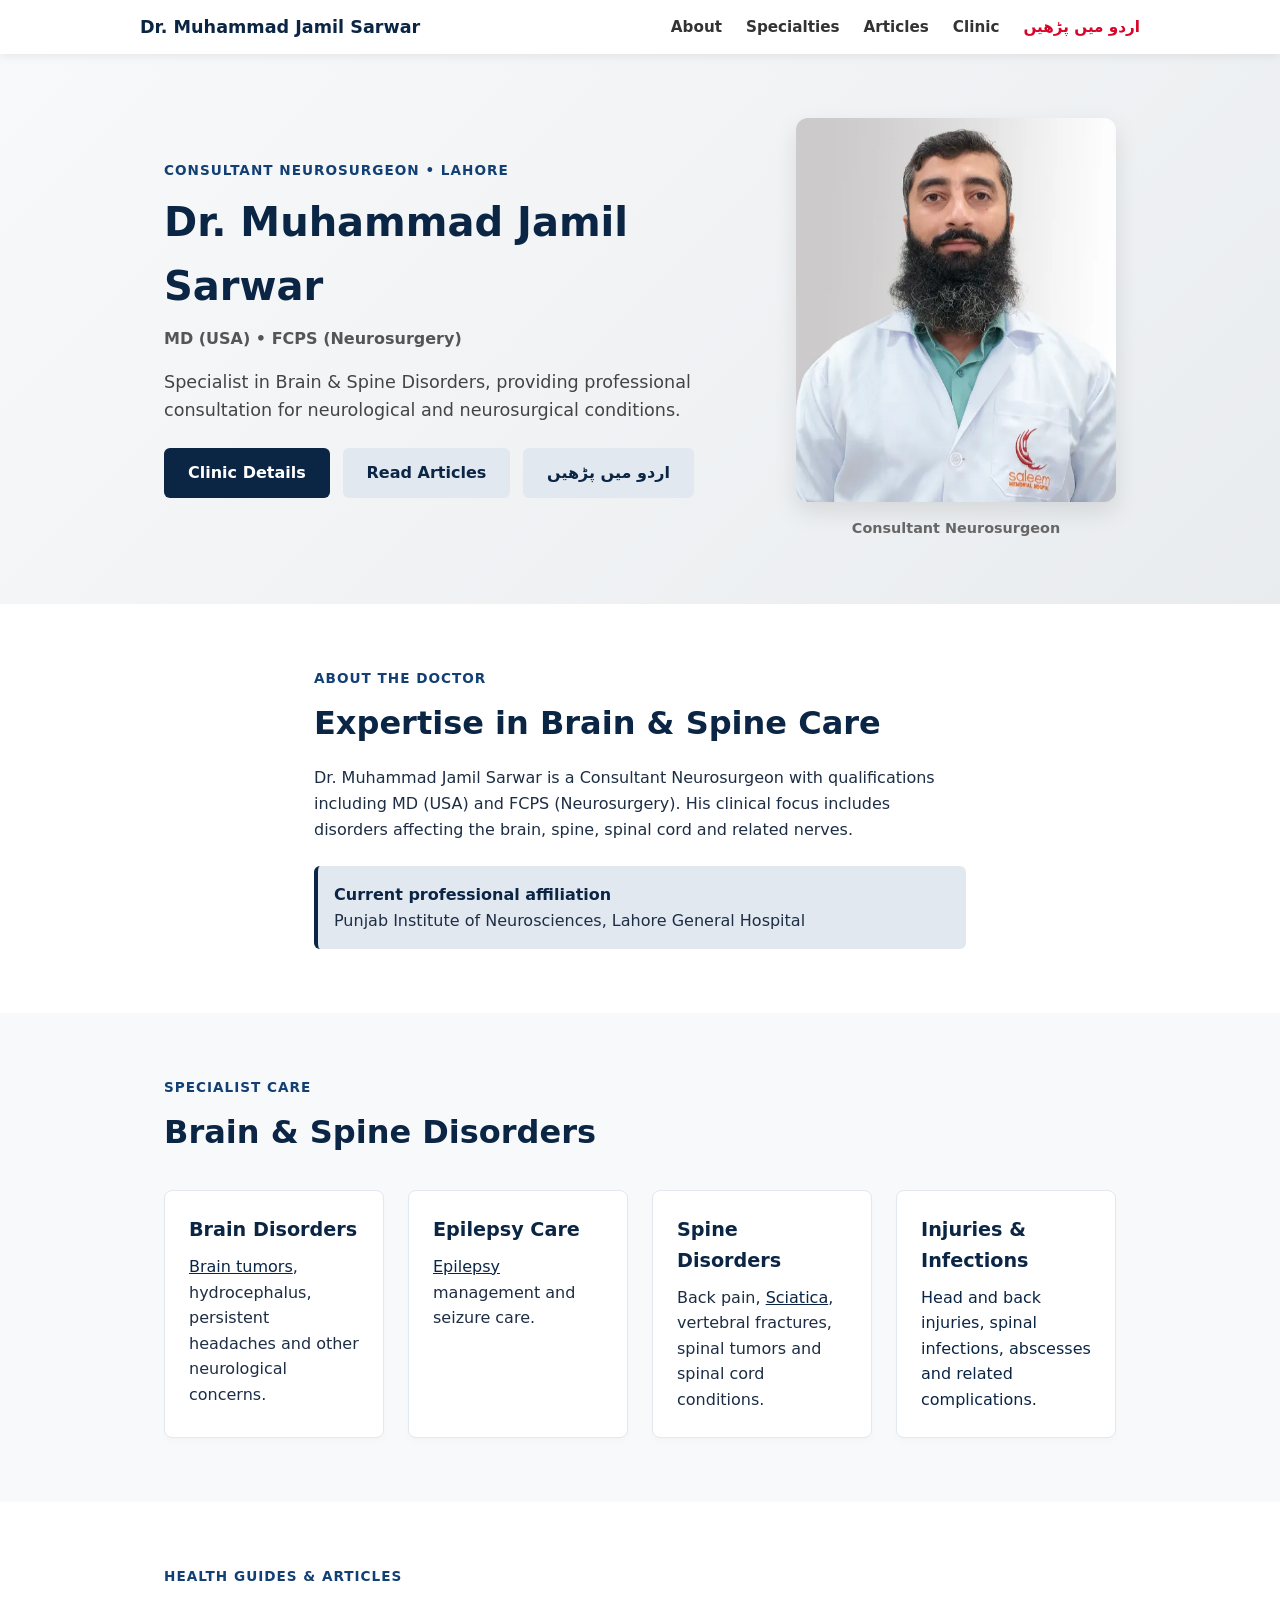
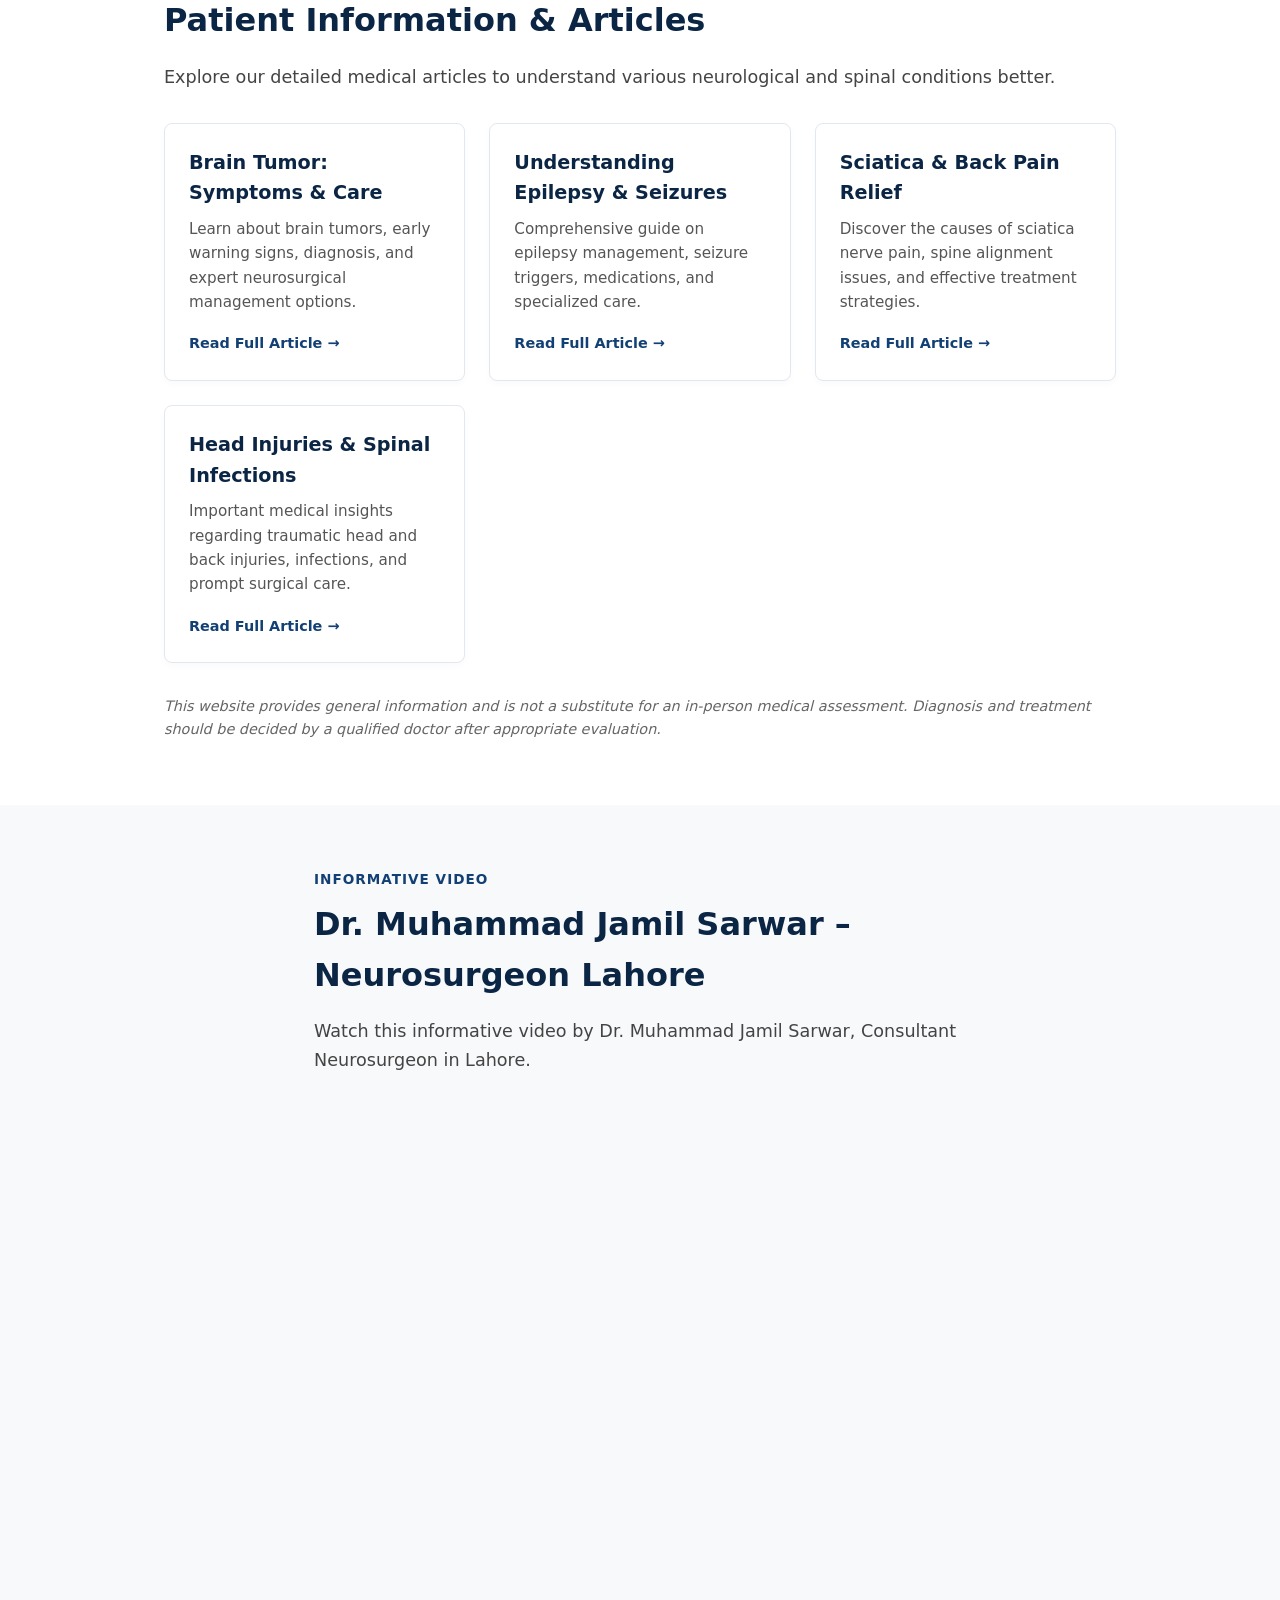
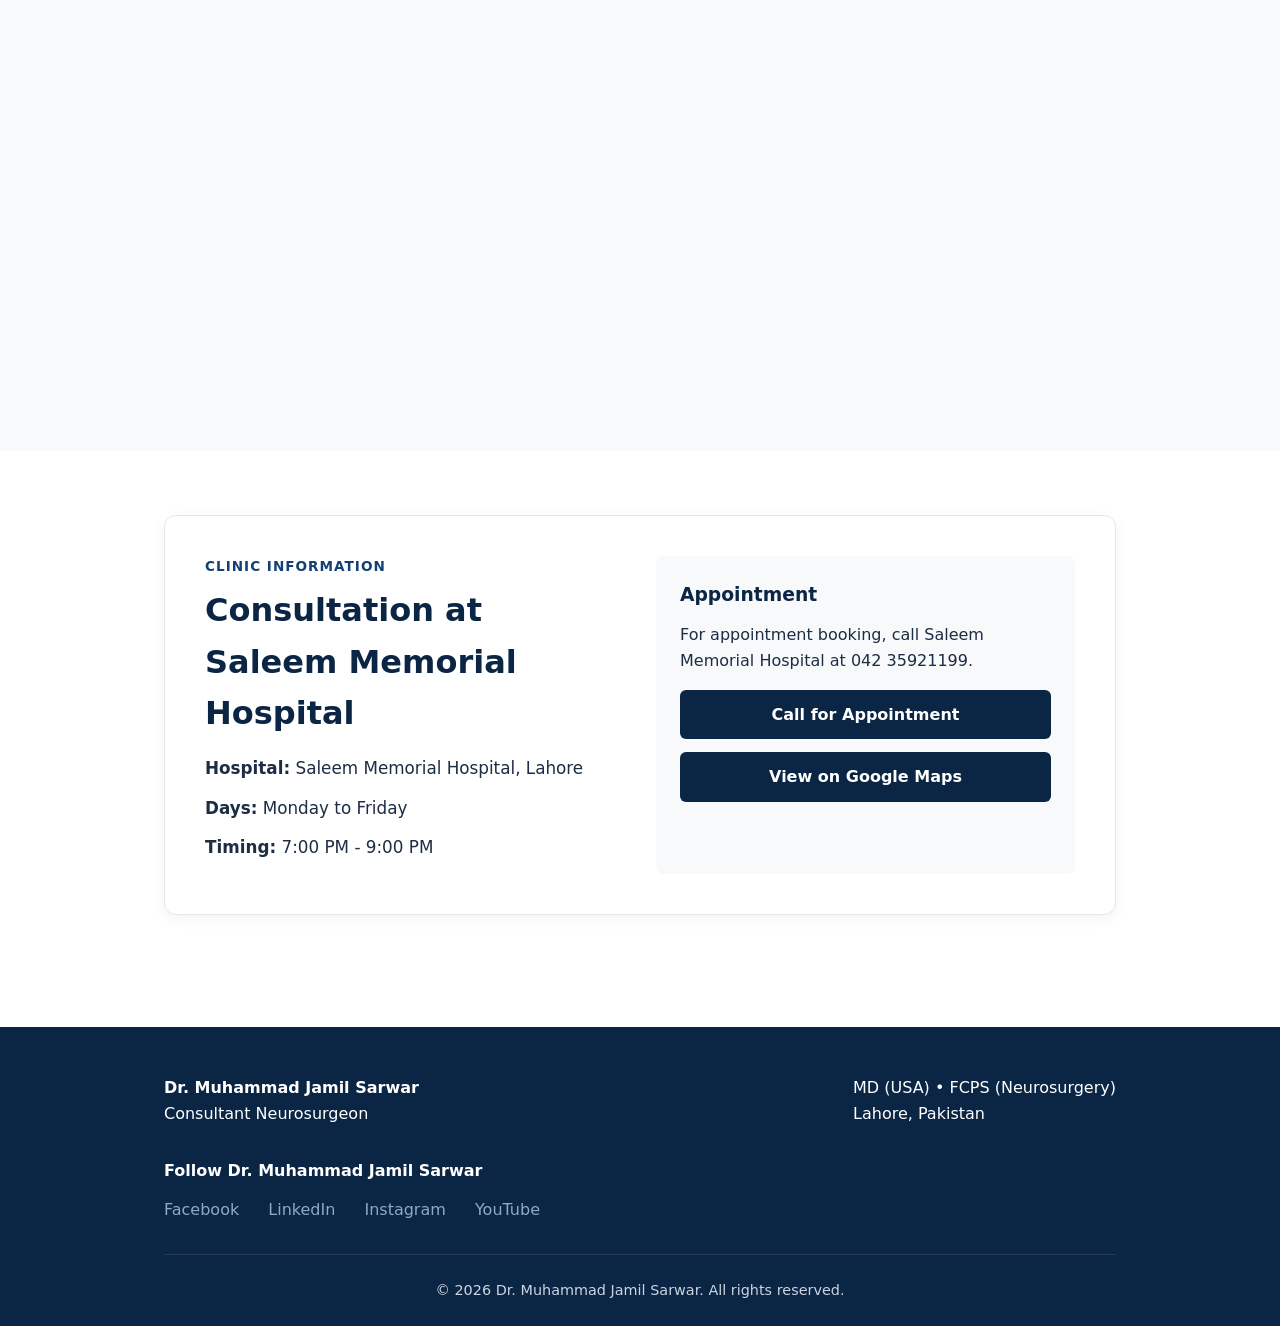
<file: index.html>
<!doctype html>
<html lang="en">
<head>
  <meta charset="utf-8">
  <meta name="viewport" content="width=device-width,initial-scale=1">
  <title>Dr. Muhammad Jamil Sarwar - Best Neurosurgeon in Lahore | Saleem Memorial Hospital</title>
  <meta name="author" content="Dr. Muhammad Jamil Sarwar">
  <meta name="description" content="Consult Dr. Muhammad Jamil Sarwar, expert Neurosurgeon in Lahore at Saleem Memorial Hospital for brain, spine, and neurological disorders. Book an appointment.">
  <meta name="robots" content="index, follow">
  <meta name="keywords" content="Dr Muhammad Jamil Sarwar, Dr Jamil Sarwar, neurosurgeon Lahore, consultant neurosurgeon Lahore, neurosurgery Lahore, brain and spine surgeon Lahore, spine specialist Lahore, brain surgeon Lahore, Saleem Memorial Hospital Lahore">
  <meta property="og:title" content="Dr. Muhammad Jamil Sarwar | Neurosurgeon Lahore">
  <meta property="og:description" content="Consultant Neurosurgeon specializing in Brain & Spine Disorders. Saleem Memorial Hospital, Lahore.">
  <meta property="og:type" content="website">
  <meta property="og:image" content="https://shahbazattari92102-blip.github.io/Neurosugun-Dr-jamil-sarwar/doctor.jpg">
  
  <style>
    :root {
      --primary: #0b2545;
      --secondary: #134074;
      --accent: #8da9c4;
      --light: #eeeee4;
      --bg: #ffffff;
      --text: #1d2d44;
    }
    * {
      box-sizing: border-box;
      margin: 0;
      padding: 0;
      font-family: system-ui, -apple-system, sans-serif;
    }
    body {
      background-color: var(--bg);
      color: var(--text);
      line-height: 1.6;
    }
    .container {
      max-width: 1000px;
      margin: 0 auto;
      padding: 0 1.5rem;
    }
    
    /* Professional Header & Hamburger Menu */
    .topbar {
      background: #ffffff;
      box-shadow: 0 2px 10px rgba(0,0,0,0.08);
      position: sticky;
      top: 0;
      z-index: 1000;
      padding: 0.8rem 1rem;
    }
    .nav {
      display: flex;
      justify-content: space-between;
      align-items: center;
      max-width: 1000px;
      margin: 0 auto;
    }
    .brand {
      font-weight: bold;
      color: var(--primary);
      font-size: 1.1rem;
      text-decoration: none;
    }
    .nav-links {
      display: flex;
      gap: 1.5rem;
      align-items: center;
    }
    .nav-links a {
      text-decoration: none;
      color: #333;
      font-weight: 600;
      font-size: 0.95rem;
      transition: color 0.3s;
    }
    .nav-links a:hover {
      color: var(--secondary);
    }
    .menu-toggle {
      display: none;
      background: none;
      border: none;
      cursor: pointer;
      font-size: 1.8rem;
      color: var(--primary);
      padding: 0.2rem;
    }
    .close-btn {
      display: none;
    }

    @media (max-width: 768px) {
      .menu-toggle {
        display: block;
      }
      .nav-links {
        position: fixed;
        top: 0;
        right: -100%;
        width: 80%;
        max-width: 300px;
        height: 100vh;
        background: #ffffff;
        flex-direction: column;
        align-items: flex-start;
        padding: 5rem 2rem 2rem 2rem;
        box-shadow: -5px 0 15px rgba(0,0,0,0.15);
        transition: right 0.3s ease-in-out;
        z-index: 1100;
      }
      .nav-links.active {
        right: 0;
      }
      .nav-links a {
        font-size: 1.2rem;
        width: 100%;
        padding: 0.8rem 0;
        border-bottom: 1px solid #eee;
      }
      .close-btn {
        display: block;
        position: absolute;
        top: 1.2rem;
        right: 1.5rem;
        background: none;
        border: none;
        font-size: 2rem;
        cursor: pointer;
        color: #333;
      }
    }

    /* Hero Section */
    .hero {
      padding: 4rem 0;
      background: linear-gradient(135deg, #f8f9fa, #e9ecef);
    }
    .hero-grid {
      display: grid;
      grid-template-columns: 1fr 320px;
      gap: 2rem;
      align-items: center;
    }
    @media (max-width: 768px) {
      .hero-grid {
        grid-template-columns: 1fr;
        text-align: center;
      }
    }
    .eyebrow {
      font-size: 0.85rem;
      font-weight: 700;
      letter-spacing: 1px;
      color: var(--secondary);
      margin-bottom: 0.5rem;
    }
    h1 {
      font-size: 2.5rem;
      color: var(--primary);
      margin-bottom: 0.5rem;
    }
    .credentials {
      font-weight: 600;
      color: #555;
      margin-bottom: 1rem;
    }
    .lead {
      font-size: 1.1rem;
      color: #444;
      margin-bottom: 1.5rem;
    }
    .buttons {
      display: flex;
      gap: 0.8rem;
      flex-wrap: wrap;
    }
    @media (max-width: 768px) {
      .buttons {
        justify-content: center;
      }
    }
    .btn {
      display: inline-block;
      padding: 0.75rem 1.5rem;
      border-radius: 6px;
      text-decoration: none;
      font-weight: 600;
      transition: background 0.2s;
    }
    .btn.primary {
      background: var(--primary);
      color: white;
    }
    .btn.primary:hover {
      background: var(--secondary);
    }
    .btn.secondary {
      background: #e2e8f0;
      color: var(--primary);
    }
    .btn.secondary:hover {
      background: #cbd5e1;
    }
    .doctor-card img {
      width: 100%;
      border-radius: 12px;
      box-shadow: 0 10px 25px rgba(0,0,0,0.1);
    }
    .card-caption {
      text-align: center;
      margin-top: 0.5rem;
      font-weight: 600;
      color: #666;
      font-size: 0.9rem;
    }

    /* Sections */
    .section {
      padding: 4rem 0;
    }
    .section.alt {
      background-color: #f8f9fa;
    }
    .narrow {
      max-width: 700px;
    }
    h2 {
      font-size: 2rem;
      color: var(--primary);
      margin-bottom: 1rem;
    }
    .info-box {
      margin-top: 1.5rem;
      padding: 1rem;
      background: #e2e8f0;
      border-radius: 6px;
      border-left: 4px solid var(--primary);
    }
    .info-box strong {
      display: block;
      color: var(--primary);
    }

    /* Cards Grid */
    .cards {
      display: grid;
      grid-template-columns: repeat(auto-fit, minmax(220px, 1fr));
      gap: 1.5rem;
      margin-top: 2rem;
    }
    .cards article {
      background: white;
      padding: 1.5rem;
      border-radius: 8px;
      border: 1px solid #e2e8f0;
      box-shadow: 0 4px 6px rgba(0,0,0,0.02);
    }
    .cards article h3 {
      margin-bottom: 0.5rem;
      color: var(--primary);
      font-size: 1.2rem;
    }

    /* Articles List Grid */
    .article-list-grid {
      display: grid;
      grid-template-columns: repeat(auto-fit, minmax(280px, 1fr));
      gap: 1.5rem;
      margin-top: 2rem;
    }
    .article-card {
      background: #ffffff;
      border: 1px solid #e2e8f0;
      border-radius: 8px;
      padding: 1.5rem;
      box-shadow: 0 4px 6px rgba(0,0,0,0.02);
      transition: transform 0.2s, box-shadow 0.2s;
    }
    .article-card:hover {
      transform: translateY(-3px);
      box-shadow: 0 6px 15px rgba(0,0,0,0.08);
    }
    .article-card h3 {
      margin-bottom: 0.5rem;
      font-size: 1.2rem;
    }
    .article-card h3 a {
      color: var(--primary);
      text-decoration: none;
    }
    .article-card h3 a:hover {
      text-decoration: underline;
    }
    .article-card p {
      color: #555;
      font-size: 0.95rem;
      margin-bottom: 1rem;
    }
    .read-more {
      display: inline-block;
      color: var(--secondary);
      font-weight: 600;
      text-decoration: none;
      font-size: 0.9rem;
    }
    .read-more:hover {
      text-decoration: underline;
    }
    .disclaimer {
      margin-top: 2rem;
      font-size: 0.9rem;
      color: #666;
      font-style: italic;
    }

    /* Clinic Section */
    .clinic-grid {
      display: grid;
      grid-template-columns: 1fr 1fr;
      gap: 2rem;
      background: white;
      padding: 2.5rem;
      border-radius: 12px;
      box-shadow: 0 4px 15px rgba(0,0,0,0.05);
      border: 1px solid #e2e8f0;
    }
    @media (max-width: 768px) {
      .clinic-grid {
        grid-template-columns: 1fr;
      }
    }
    .clinic-detail {
      margin-bottom: 0.8rem;
      font-size: 1.05rem;
    }
    .appointment {
      background: #f8f9fa;
      padding: 1.5rem;
      border-radius: 8px;
    }
    .appointment h3 {
      color: var(--primary);
      margin-bottom: 0.8rem;
    }
    .appointment p {
      margin-bottom: 1rem;
    }
    .btn.wide {
      display: block;
      text-align: center;
      margin-bottom: 0.8rem;
    }

    /* Footer */
    footer {
      background: var(--primary);
      color: white;
      padding: 3rem 0 1.5rem 0;
      margin-top: 3rem;
    }
    .footer-grid {
      display: flex;
      justify-content: space-between;
      flex-wrap: wrap;
      gap: 1.5rem;
      margin-bottom: 2rem;
    }
    .social-links {
      margin-bottom: 2rem;
    }
    .social-links p {
      margin-bottom: 0.8rem;
      font-weight: 600;
    }
    .social-links a {
      color: #8da9c4;
      margin-right: 1.5rem;
      text-decoration: none;
      font-weight: 500;
    }
    .social-links a:hover {
      color: white;
      text-decoration: underline;
    }
    .footer-bottom {
      border-top: 1px solid rgba(255,255,255,0.1);
      padding-top: 1.5rem;
      text-align: center;
      font-size: 0.9rem;
      color: #cbd5e1;
    }
  </style>
</head>
<body>
  <header class="topbar">
    <div class="nav">
      <a href="#" class="brand">Dr. Muhammad Jamil Sarwar</a>
      
      <!-- Hamburger Toggle Button -->
      <button class="menu-toggle" id="menuToggle" aria-label="Open Menu">
        &#9776;
      </button>

      <!-- Navigation Links -->
      <nav class="nav-links" id="navLinks">
        <button class="close-btn" id="closeToggle" aria-label="Close Menu">&times;</button>
        <a href="#about" class="menu-item">About</a>
        <a href="#specialties" class="menu-item">Specialties</a>
        <a href="#articles" class="menu-item">Articles</a>
        <a href="#clinic" class="menu-item">Clinic</a>
        <a href="urdu.html" class="menu-item" style="color: #d90429;">اردو میں پڑھیں</a>
      </nav>
    </div>
  </header>

  <main>
    <section class="hero">
      <div class="container hero-grid">
        <div class="hero-copy">
          <p class="eyebrow">CONSULTANT NEUROSURGEON • LAHORE</p>
          <h1>Dr. Muhammad Jamil Sarwar</h1>
          <p class="credentials">MD (USA) • FCPS (Neurosurgery)</p>
          <p class="lead">Specialist in Brain & Spine Disorders, providing professional consultation for neurological and neurosurgical conditions.</p>
          <div class="buttons">
            <a class="btn primary" href="#clinic">Clinic Details</a>
            <a class="btn secondary" href="#articles">Read Articles</a>
            <a class="btn secondary" href="urdu.html">اردو میں پڑھیں</a>
          </div>
        </div>
        <div class="doctor-card">
          <img src="doctor.jpg" alt="Dr. Muhammad Jamil Sarwar">
          <div class="card-caption">Consultant Neurosurgeon</div>
        </div>
      </div>
    </section>

    <section id="about" class="section">
      <div class="container narrow">
        <p class="eyebrow">ABOUT THE DOCTOR</p>
        <h2>Expertise in Brain & Spine Care</h2>
        <p>Dr. Muhammad Jamil Sarwar is a Consultant Neurosurgeon with qualifications including MD (USA) and FCPS (Neurosurgery). His clinical focus includes disorders affecting the brain, spine, spinal cord and related nerves.</p>
        <div class="info-box">
          <strong>Current professional affiliation</strong>
          <span>Punjab Institute of Neurosciences, Lahore General Hospital</span>
        </div>
      </div>
    </section>

    <section id="specialties" class="section alt">
      <div class="container">
        <p class="eyebrow">SPECIALIST CARE</p>
        <h2>Brain & Spine Disorders</h2>
        <div class="cards">
          <article>
            <h3>Brain Disorders</h3>
            <p><a href="brain-tumor.html" style="color: var(--primary); text-decoration: underline;">Brain tumors</a>, hydrocephalus, persistent headaches and other neurological concerns.</p>
          </article>
          <article>
            <h3>Epilepsy Care</h3>
            <p><a href="epilepsy.html" style="color: var(--primary); text-decoration: underline;">Epilepsy</a> management and seizure care.</p>
          </article>
          <article>
            <h3>Spine Disorders</h3>
            <p>Back pain, <a href="sciatica.html" style="color: var(--primary); text-decoration: underline;">Sciatica</a>, vertebral fractures, spinal tumors and spinal cord conditions.</p>
          </article>
          <article>
            <h3>Injuries & Infections</h3>
            <p><a href="injuries-infections.html" style="color: var(--primary); text-decoration: none;">Head and back injuries, spinal infections, abscesses and related complications.</a></p>
          </article>
        </div>
      </div>
    </section>

    <!-- DEDICATED ARTICLES SECTION -->
    <section id="articles" class="section">
      <div class="container">
        <p class="eyebrow">HEALTH GUIDES & ARTICLES</p>
        <h2>Patient Information & Articles</h2>
        <p class="lead">Explore our detailed medical articles to understand various neurological and spinal conditions better.</p>
        
        <div class="article-list-grid">
          <div class="article-card">
            <h3><a href="brain-tumor.html">Brain Tumor: Symptoms & Care</a></h3>
            <p>Learn about brain tumors, early warning signs, diagnosis, and expert neurosurgical management options.</p>
            <a href="brain-tumor.html" class="read-more">Read Full Article &rarr;</a>
          </div>

          <div class="article-card">
            <h3><a href="epilepsy.html">Understanding Epilepsy & Seizures</a></h3>
            <p>Comprehensive guide on epilepsy management, seizure triggers, medications, and specialized care.</p>
            <a href="epilepsy.html" class="read-more">Read Full Article &rarr;</a>
          </div>

          <div class="article-card">
            <h3><a href="sciatica.html">Sciatica & Back Pain Relief</a></h3>
            <p>Discover the causes of sciatica nerve pain, spine alignment issues, and effective treatment strategies.</p>
            <a href="sciatica.html" class="read-more">Read Full Article &rarr;</a>
          </div>

          <div class="article-card">
            <h3><a href="injuries-infections.html">Head Injuries & Spinal Infections</a></h3>
            <p>Important medical insights regarding traumatic head and back injuries, infections, and prompt surgical care.</p>
            <a href="injuries-infections.html" class="read-more">Read Full Article &rarr;</a>
          </div>
        </div>

        <p class="disclaimer">This website provides general information and is not a substitute for an in-person medical assessment. Diagnosis and treatment should be decided by a qualified doctor after appropriate evaluation.</p>
      </div>
    </section>

    <section id="video" class="section alt">
      <div class="container narrow">
        <p class="eyebrow">INFORMATIVE VIDEO</p>
        <h2>Dr. Muhammad Jamil Sarwar – Neurosurgeon Lahore</h2>
        <p class="lead">Watch this informative video by Dr. Muhammad Jamil Sarwar, Consultant Neurosurgeon in Lahore.</p>
        <div style="position:relative;width:100%;max-width:500px;margin:0 auto;aspect-ratio:9/16;overflow:hidden;border-radius:16px;">
          <iframe
            src="https://www.youtube.com/embed/mBIJ2ZPeRSk"
            title="Dr. Muhammad Jamil Sarwar | Neurosurgeon Lahore | Informative Video"
            style="position:absolute;top:0;left:0;width:100%;height:100%;border:0;"
            allow="accelerometer; autoplay; clipboard-write; encrypted-media; gyroscope; picture-in-picture; web-share"
            allowfullscreen>
          </iframe>
        </div>
      </div>
    </section>

    <section id="clinic" class="section">
      <div class="container">
        <div class="clinic-grid">
          <div>
            <p class="eyebrow">CLINIC INFORMATION</p>
            <h2>Consultation at Saleem Memorial Hospital</h2>
            <div class="clinic-detail"><strong>Hospital:</strong> <span>Saleem Memorial Hospital, Lahore</span></div>
            <div class="clinic-detail"><strong>Days:</strong> <span>Monday to Friday</span></div>
            <div class="clinic-detail"><strong>Timing:</strong> <span>7:00 PM - 9:00 PM</span></div>
          </div>
          <div class="appointment">
            <h3>Appointment</h3>
            <p>For appointment booking, call Saleem Memorial Hospital at 042 35921199.</p>
            <a class="btn primary wide" href="tel:+924235921199">Call for Appointment</a>
            <a class="btn primary wide" href="https://www.google.com/maps/search/?api=1&query=Saleem+Memorial+Hospital+Lahore" target="_blank">View on Google Maps</a>
          </div>
        </div>
      </div>
    </section>
  </main>

  <footer>
    <div class="container">
      <div class="footer-grid">
        <div>
          <strong>Dr. Muhammad Jamil Sarwar</strong><br>
          Consultant Neurosurgeon
        </div>
        <div>
          MD (USA) • FCPS (Neurosurgery)<br>
          Lahore, Pakistan
        </div>
      </div>
      <div class="social-links">
        <p>Follow Dr. Muhammad Jamil Sarwar</p>
        <a href="https://www.facebook.com/share/18Kk5foMi2/" target="_blank" rel="noopener noreferrer">Facebook</a>
        <a href="https://pk.linkedin.com/in/muhammad-jamil-sarwar-231668368" target="_blank" rel="noopener noreferrer">LinkedIn</a>
        <a href="https://www.instagram.com/neurosurgeon_jamilgujjar/" target="_blank" rel="noopener noreferrer">Instagram</a>
        <a href="https://www.youtube.com/@DrJamilSarwar" target="_blank" rel="noopener noreferrer">YouTube</a>
      </div>
      <div class="footer-bottom">
        © 2026 Dr. Muhammad Jamil Sarwar. All rights reserved.
      </div>
    </div>
  </footer>

  <!-- JavaScript to handle Hamburger Menu toggle -->
  <script>
    const menuToggle = document.getElementById('menuToggle');
    const closeToggle = document.getElementById('closeToggle');
    const navLinks = document.getElementById('navLinks');
    const menuItems = document.querySelectorAll('.menu-item');

    menuToggle.addEventListener('click', () => {
      navLinks.classList.add('active');
    });

    closeToggle.addEventListener('click', () => {
      navLinks.classList.remove('active');
    });

    menuItems.forEach(item => {
      item.addEventListener('click', () => {
        navLinks.classList.remove('active');
      });
    });
  </script>
</body>
</html>
</file>
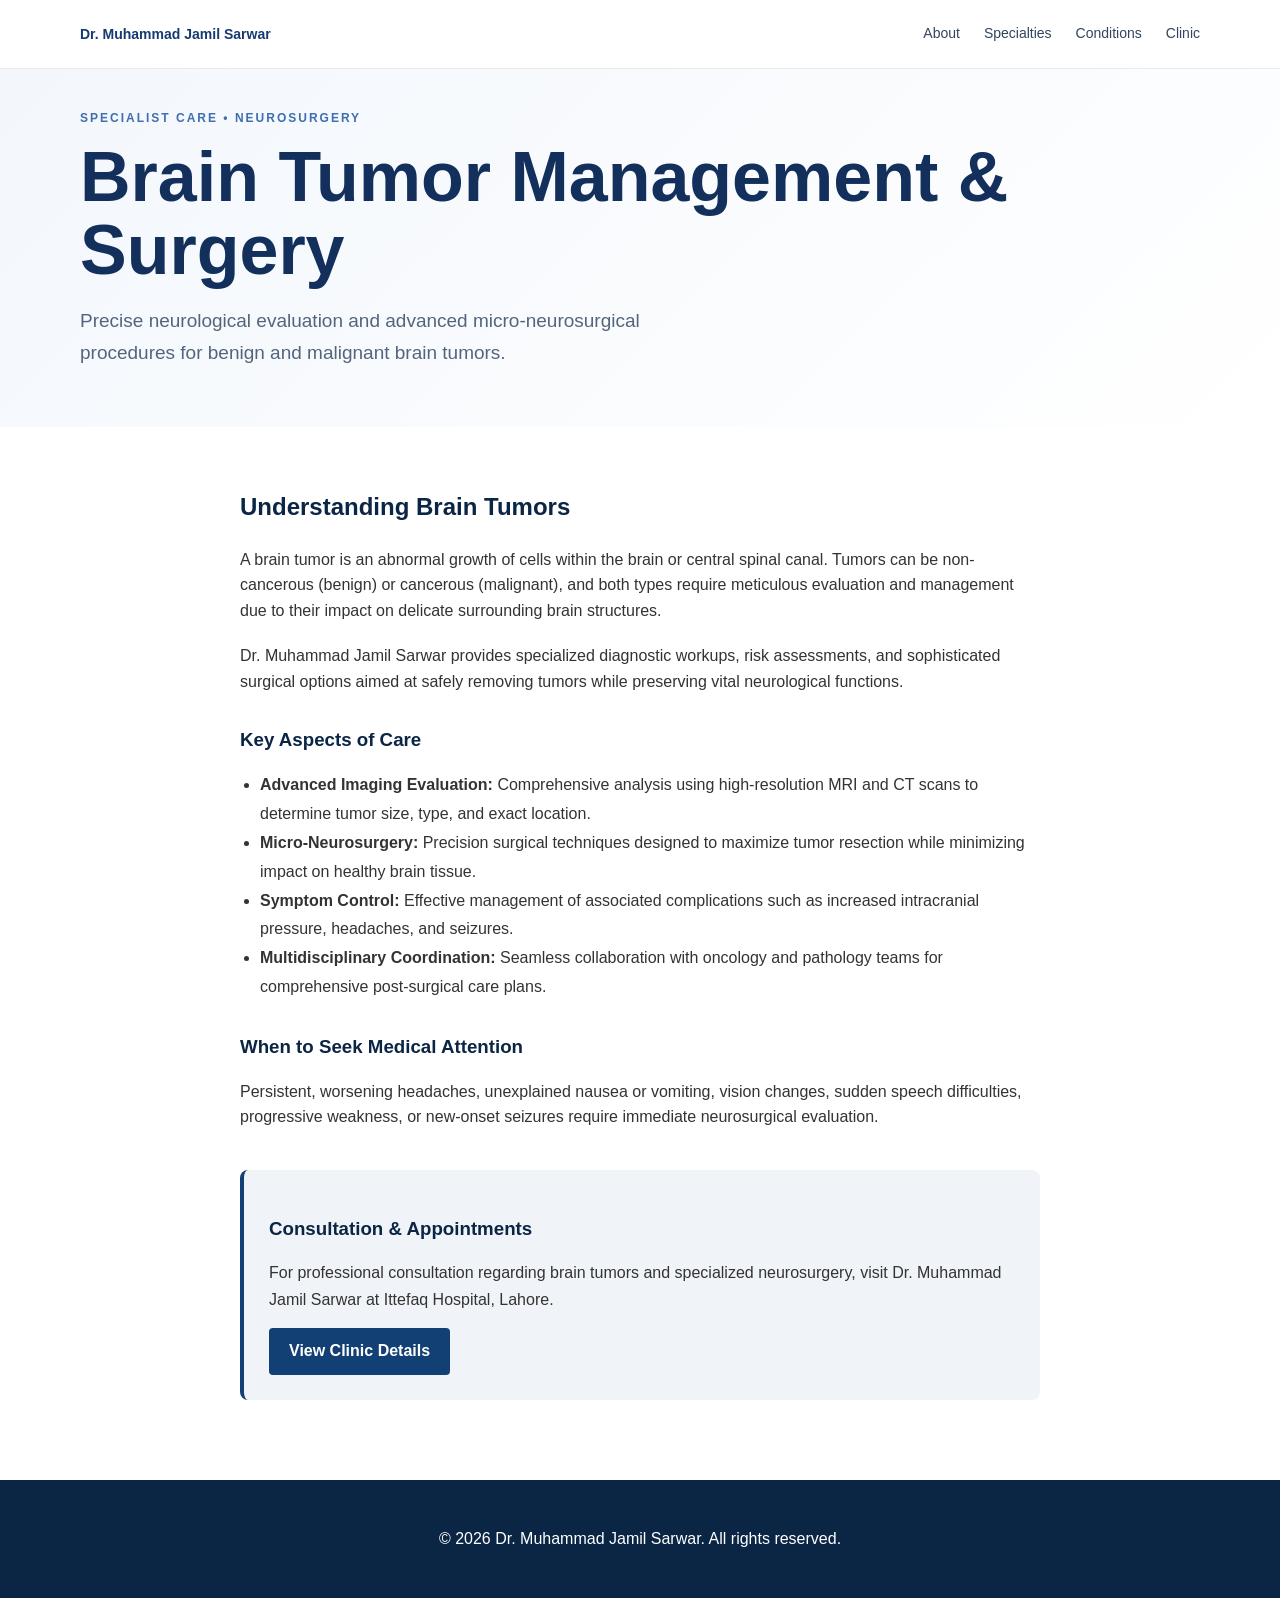
<file: brain-tumor.html>
<!DOCTYPE html>
<html lang="en">
<head>
    <meta charset="utf-8">
    <meta name="viewport" content="width=device-width, initial-scale=1">
    <title>Brain Tumor & Neurosurgical Care - Dr. Muhammad Jamil Sarwar</title>
    <meta name="description" content="Advanced diagnosis and neurosurgical treatment for brain tumors by Dr. Muhammad Jamil Sarwar at Ittefaq Hospital, Lahore.">
    <link rel="stylesheet" href="styles.css">
</head>
<body>
    <header class="topbar">
        <div class="container nav">
            <div class="brand"><a href="index.html" style="text-decoration: none; color: inherit;">Dr. Muhammad Jamil Sarwar</a></div>
            <nav>
                <a href="index.html#about">About</a>
                <a href="index.html#specialties">Specialties</a>
                <a href="index.html#conditions">Conditions</a>
                <a href="index.html#clinic">Clinic</a>
            </nav>
        </div>
    </header>

    <main>
        <section class="hero" style="padding: 40px 0;">
            <div class="container">
                <p class="eyebrow">SPECIALIST CARE • NEUROSURGERY</p>
                <h1>Brain Tumor Management & Surgery</h1>
                <p class="lead">Precise neurological evaluation and advanced micro-neurosurgical procedures for benign and malignant brain tumors.</p>
            </div>
        </section>

        <section style="padding: 40px 0;">
            <div class="container" style="max-width: 800px;">
                <h2 style="color: #0b2545; margin-bottom: 20px;">Understanding Brain Tumors</h2>
                <p style="margin-bottom: 20px; line-height: 1.6; color: #333;">A brain tumor is an abnormal growth of cells within the brain or central spinal canal. Tumors can be non-cancerous (benign) or cancerous (malignant), and both types require meticulous evaluation and management due to their impact on delicate surrounding brain structures.</p>
                <p style="margin-bottom: 30px; line-height: 1.6; color: #333;">Dr. Muhammad Jamil Sarwar provides specialized diagnostic workups, risk assessments, and sophisticated surgical options aimed at safely removing tumors while preserving vital neurological functions.</p>

                <h3 style="color: #0b2545; margin-top: 30px; margin-bottom: 15px;">Key Aspects of Care</h3>
                <ul style="line-height: 1.8; color: #333; margin-bottom: 30px; padding-left: 20px;">
                    <li><strong>Advanced Imaging Evaluation:</strong> Comprehensive analysis using high-resolution MRI and CT scans to determine tumor size, type, and exact location.</li>
                    <li><strong>Micro-Neurosurgery:</strong> Precision surgical techniques designed to maximize tumor resection while minimizing impact on healthy brain tissue.</li>
                    <li><strong>Symptom Control:</strong> Effective management of associated complications such as increased intracranial pressure, headaches, and seizures.</li>
                    <li><strong>Multidisciplinary Coordination:</strong> Seamless collaboration with oncology and pathology teams for comprehensive post-surgical care plans.</li>
                </ul>

                <h3 style="color: #0b2545; margin-top: 30px; margin-bottom: 15px;">When to Seek Medical Attention</h3>
                <p style="margin-bottom: 30px; line-height: 1.6; color: #333;">Persistent, worsening headaches, unexplained nausea or vomiting, vision changes, sudden speech difficulties, progressive weakness, or new-onset seizures require immediate neurosurgical evaluation.</p>

                <div style="background-color: #f0f4f8; padding: 25px; border-radius: 8px; border-left: 4px solid #134074; margin-top: 40px;">
                    <h3 style="color: #0b2545; margin-bottom: 10px;">Consultation & Appointments</h3>
                    <p style="margin-bottom: 15px; color: #333;">For professional consultation regarding brain tumors and specialized neurosurgery, visit Dr. Muhammad Jamil Sarwar at Ittefaq Hospital, Lahore.</p>
                    <a href="index.html#clinic" class="btn primary" style="display: inline-block; background-color: #134074; color: white; padding: 10px 20px; text-decoration: none; border-radius: 4px;">View Clinic Details</a>
                </div>
            </div>
        </section>
    </main>

    <footer style="background-color: #0b2545; color: white; padding: 30px 0; text-align: center; margin-top: 40px;">
        <div class="container">
            <p>&copy; 2026 Dr. Muhammad Jamil Sarwar. All rights reserved.</p>
        </div>
    </footer>
</body>
</html>
</file>
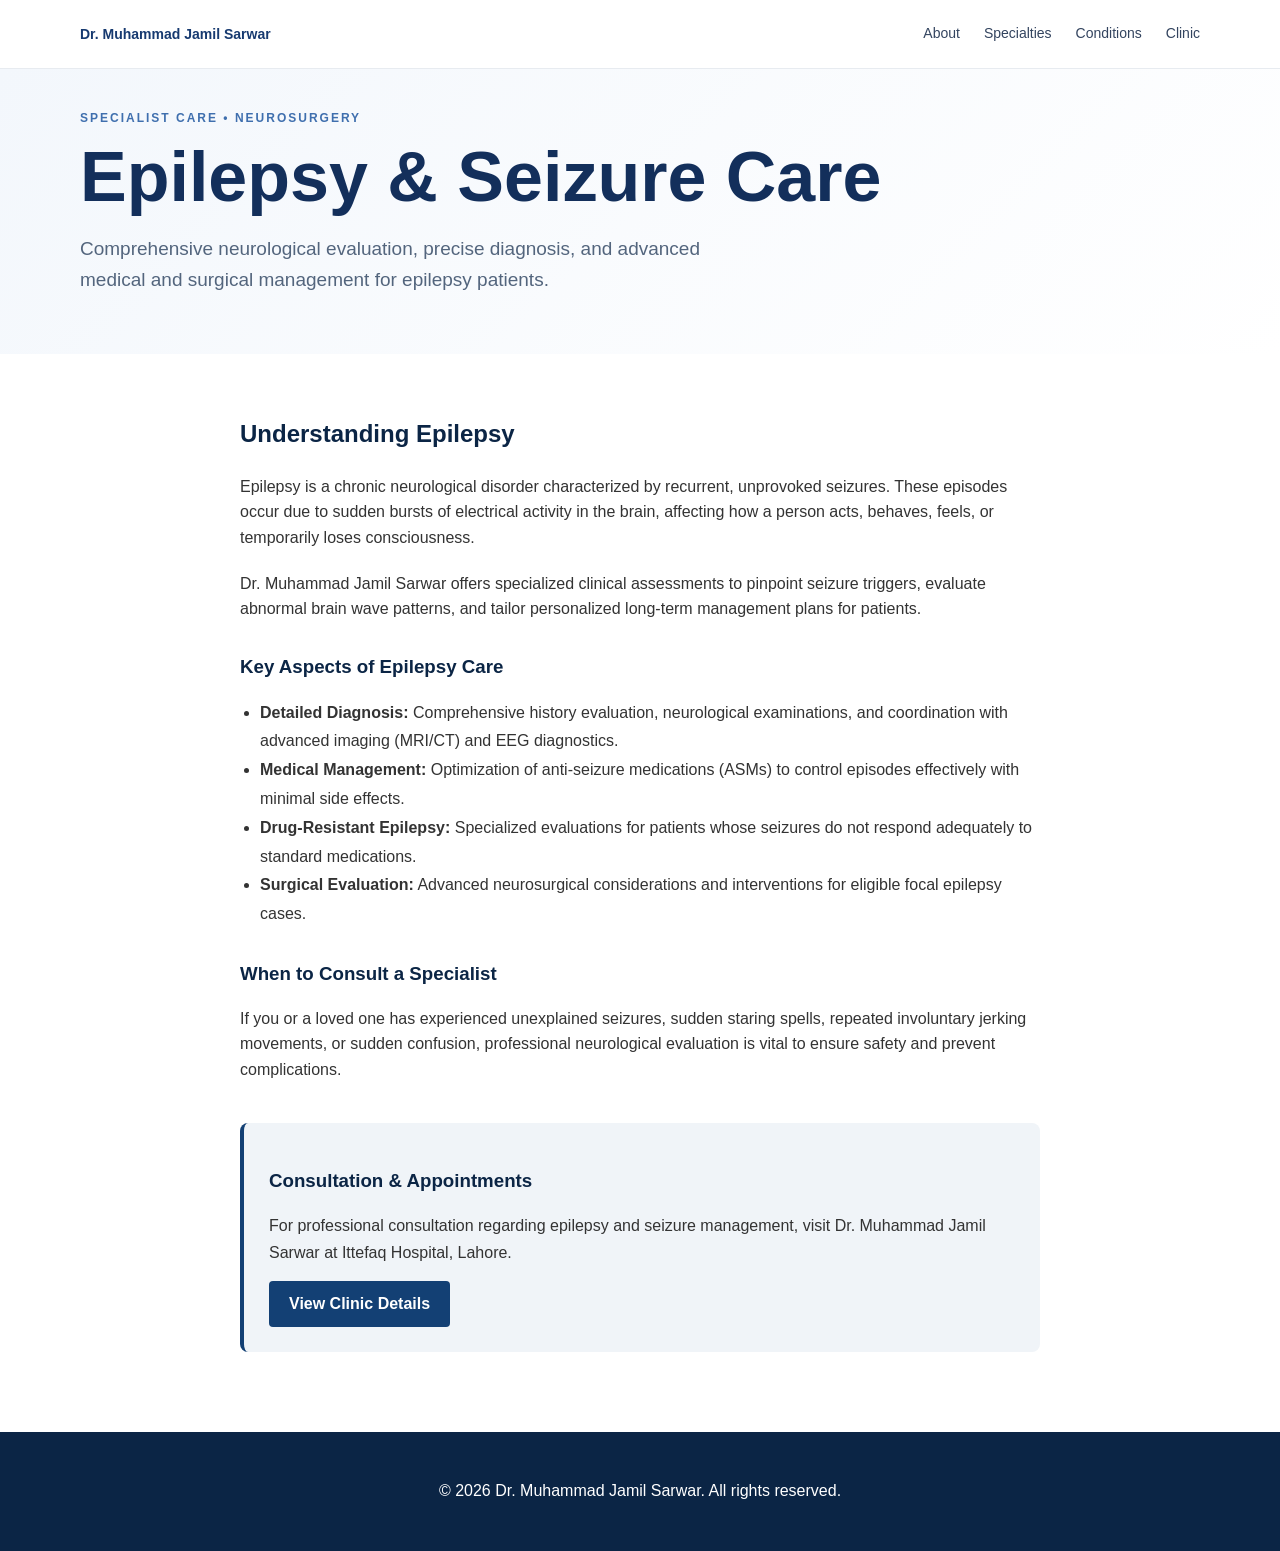
<file: epilepsy.html>
<!DOCTYPE html>
<html lang="en">
<head>
    <meta charset="utf-8">
    <meta name="viewport" content="width=device-width, initial-scale=1">
    <title>Epilepsy & Seizure Care - Dr. Muhammad Jamil Sarwar</title>
    <meta name="description" content="Expert neurosurgical evaluation and advanced treatment options for epilepsy and seizure management by Dr. Muhammad Jamil Sarwar in Lahore.">
    <link rel="stylesheet" href="styles.css">
</head>
<body>
    <header class="topbar">
        <div class="container nav">
            <div class="brand"><a href="index.html" style="text-decoration: none; color: inherit;">Dr. Muhammad Jamil Sarwar</a></div>
            <nav>
                <a href="index.html#about">About</a>
                <a href="index.html#specialties">Specialties</a>
                <a href="index.html#conditions">Conditions</a>
                <a href="index.html#clinic">Clinic</a>
            </nav>
        </div>
    </header>

    <main>
        <section class="hero" style="padding: 40px 0;">
            <div class="container">
                <p class="eyebrow">SPECIALIST CARE • NEUROSURGERY</p>
                <h1>Epilepsy & Seizure Care</h1>
                <p class="lead">Comprehensive neurological evaluation, precise diagnosis, and advanced medical and surgical management for epilepsy patients.</p>
            </div>
        </section>

        <section style="padding: 40px 0;">
            <div class="container" style="max-width: 800px;">
                <h2 style="color: #0b2545; margin-bottom: 20px;">Understanding Epilepsy</h2>
                <p style="margin-bottom: 20px; line-height: 1.6; color: #333;">Epilepsy is a chronic neurological disorder characterized by recurrent, unprovoked seizures. These episodes occur due to sudden bursts of electrical activity in the brain, affecting how a person acts, behaves, feels, or temporarily loses consciousness.</p>
                <p style="margin-bottom: 30px; line-height: 1.6; color: #333;">Dr. Muhammad Jamil Sarwar offers specialized clinical assessments to pinpoint seizure triggers, evaluate abnormal brain wave patterns, and tailor personalized long-term management plans for patients.</p>

                <h3 style="color: #0b2545; margin-top: 30px; margin-bottom: 15px;">Key Aspects of Epilepsy Care</h3>
                <ul style="line-height: 1.8; color: #333; margin-bottom: 30px; padding-left: 20px;">
                    <li><strong>Detailed Diagnosis:</strong> Comprehensive history evaluation, neurological examinations, and coordination with advanced imaging (MRI/CT) and EEG diagnostics.</li>
                    <li><strong>Medical Management:</strong> Optimization of anti-seizure medications (ASMs) to control episodes effectively with minimal side effects.</li>
                    <li><strong>Drug-Resistant Epilepsy:</strong> Specialized evaluations for patients whose seizures do not respond adequately to standard medications.</li>
                    <li><strong>Surgical Evaluation:</strong> Advanced neurosurgical considerations and interventions for eligible focal epilepsy cases.</li>
                </ul>

                <h3 style="color: #0b2545; margin-top: 30px; margin-bottom: 15px;">When to Consult a Specialist</h3>
                <p style="margin-bottom: 30px; line-height: 1.6; color: #333;">If you or a loved one has experienced unexplained seizures, sudden staring spells, repeated involuntary jerking movements, or sudden confusion, professional neurological evaluation is vital to ensure safety and prevent complications.</p>

                <div style="background-color: #f0f4f8; padding: 25px; border-radius: 8px; border-left: 4px solid #134074; margin-top: 40px;">
                    <h3 style="color: #0b2545; margin-bottom: 10px;">Consultation & Appointments</h3>
                    <p style="margin-bottom: 15px; color: #333;">For professional consultation regarding epilepsy and seizure management, visit Dr. Muhammad Jamil Sarwar at Ittefaq Hospital, Lahore.</p>
                    <a href="index.html#clinic" class="btn primary" style="display: inline-block; background-color: #134074; color: white; padding: 10px 20px; text-decoration: none; border-radius: 4px;">View Clinic Details</a>
                </div>
            </div>
        </section>
    </main>

    <footer style="background-color: #0b2545; color: white; padding: 30px 0; text-align: center; margin-top: 40px;">
        <div class="container">
            <p>&copy; 2026 Dr. Muhammad Jamil Sarwar. All rights reserved.</p>
        </div>
    </footer>
</body>
</html>
</file>
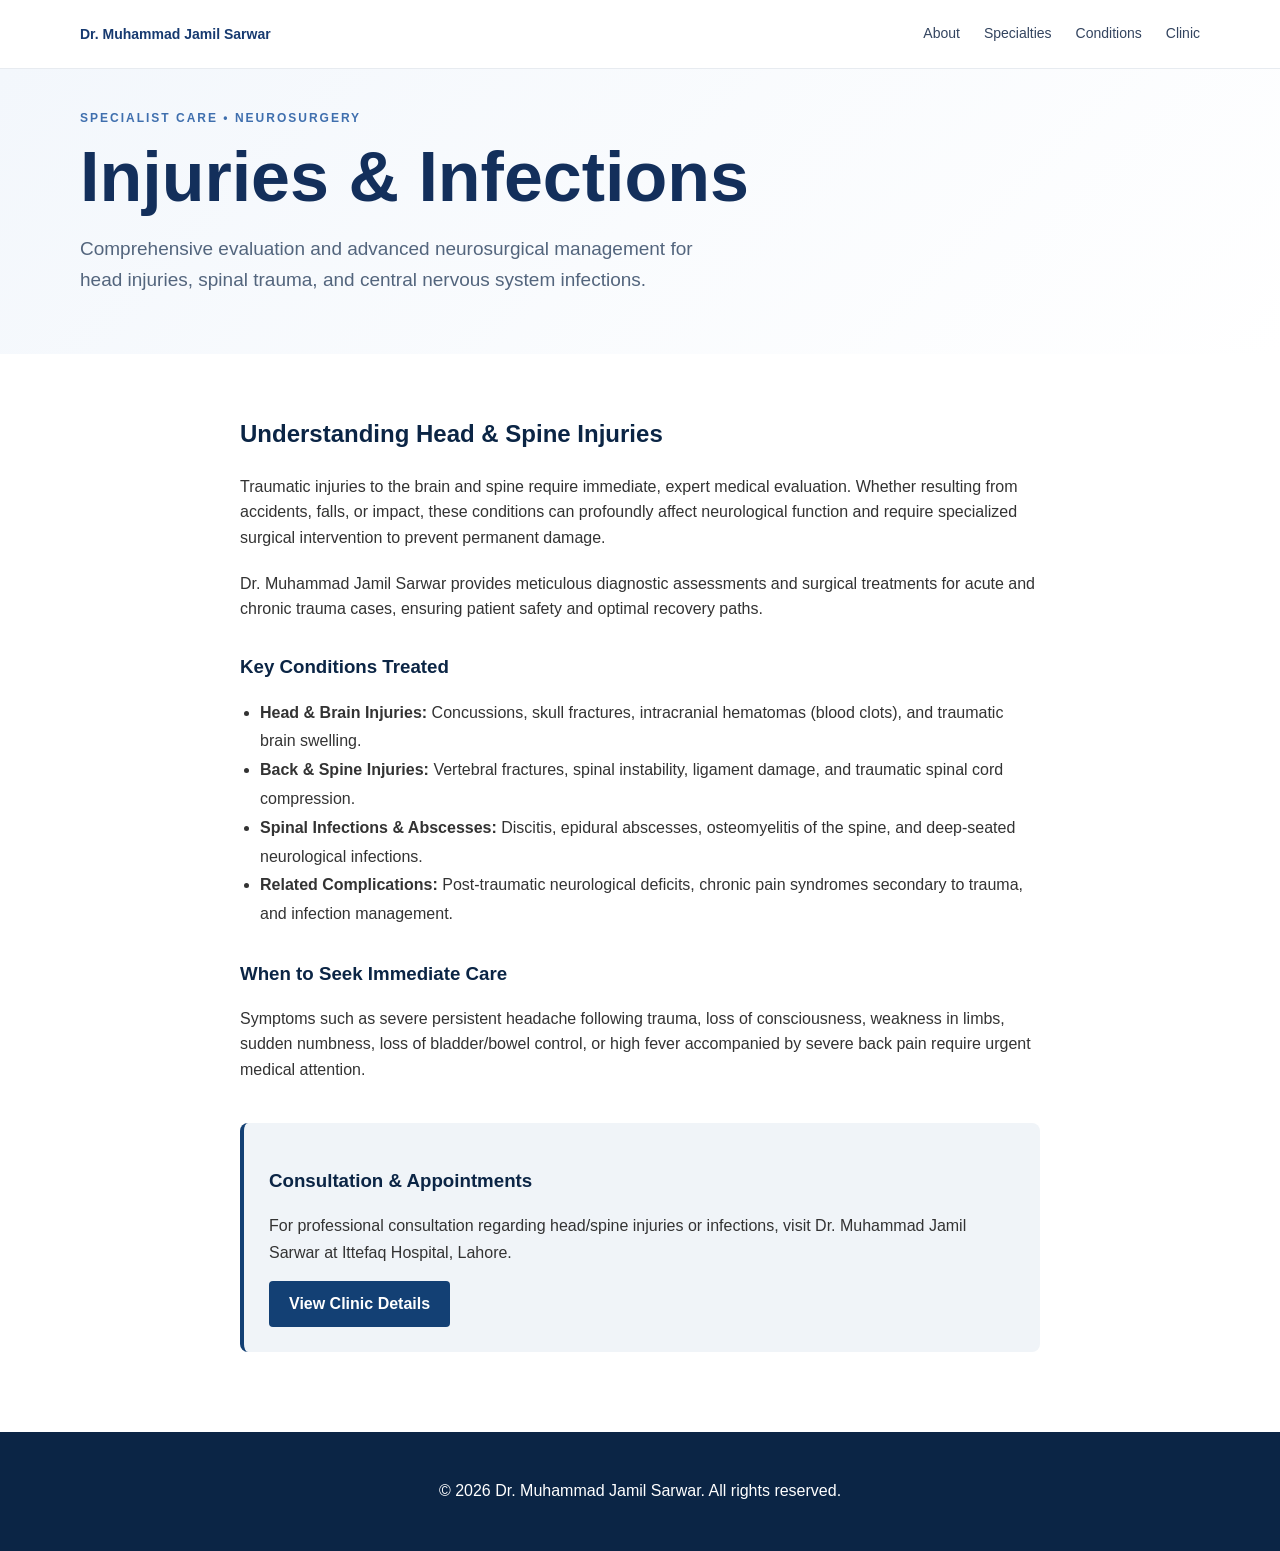
<file: injuries-infections.html>
<!DOCTYPE html>
<html lang="en">
<head>
    <meta charset="utf-8">
    <meta name="viewport" content="width=device-width, initial-scale=1">
    <title>Head & Spine Injuries and Infections Care - Dr. Muhammad Jamil Sarwar</title>
    <meta name="description" content="Expert neurosurgical care for head injuries, back injuries, spinal infections, and related complications by Dr. Muhammad Jamil Sarwar in Lahore.">
    <link rel="stylesheet" href="styles.css">
</head>
<body>
    <header class="topbar">
        <div class="container nav">
            <div class="brand"><a href="index.html" style="text-decoration: none; color: inherit;">Dr. Muhammad Jamil Sarwar</a></div>
            <nav>
                <a href="index.html#about">About</a>
                <a href="index.html#specialties">Specialties</a>
                <a href="index.html#conditions">Conditions</a>
                <a href="index.html#clinic">Clinic</a>
            </nav>
        </div>
    </header>

    <main>
        <section class="hero" style="padding: 40px 0;">
            <div class="container">
                <p class="eyebrow">SPECIALIST CARE • NEUROSURGERY</p>
                <h1>Injuries & Infections</h1>
                <p class="lead">Comprehensive evaluation and advanced neurosurgical management for head injuries, spinal trauma, and central nervous system infections.</p>
            </div>
        </section>

        <section style="padding: 40px 0;">
            <div class="container" style="max-width: 800px;">
                <h2 style="color: #0b2545; margin-bottom: 20px;">Understanding Head & Spine Injuries</h2>
                <p style="margin-bottom: 20px; line-height: 1.6; color: #333;">Traumatic injuries to the brain and spine require immediate, expert medical evaluation. Whether resulting from accidents, falls, or impact, these conditions can profoundly affect neurological function and require specialized surgical intervention to prevent permanent damage.</p>
                <p style="margin-bottom: 30px; line-height: 1.6; color: #333;">Dr. Muhammad Jamil Sarwar provides meticulous diagnostic assessments and surgical treatments for acute and chronic trauma cases, ensuring patient safety and optimal recovery paths.</p>

                <h3 style="color: #0b2545; margin-top: 30px; margin-bottom: 15px;">Key Conditions Treated</h3>
                <ul style="line-height: 1.8; color: #333; margin-bottom: 30px; padding-left: 20px;">
                    <li><strong>Head & Brain Injuries:</strong> Concussions, skull fractures, intracranial hematomas (blood clots), and traumatic brain swelling.</li>
                    <li><strong>Back & Spine Injuries:</strong> Vertebral fractures, spinal instability, ligament damage, and traumatic spinal cord compression.</li>
                    <li><strong>Spinal Infections & Abscesses:</strong> Discitis, epidural abscesses, osteomyelitis of the spine, and deep-seated neurological infections.</li>
                    <li><strong>Related Complications:</strong> Post-traumatic neurological deficits, chronic pain syndromes secondary to trauma, and infection management.</li>
                </ul>

                <h3 style="color: #0b2545; margin-top: 30px; margin-bottom: 15px;">When to Seek Immediate Care</h3>
                <p style="margin-bottom: 30px; line-height: 1.6; color: #333;">Symptoms such as severe persistent headache following trauma, loss of consciousness, weakness in limbs, sudden numbness, loss of bladder/bowel control, or high fever accompanied by severe back pain require urgent medical attention.</p>

                <div style="background-color: #f0f4f8; padding: 25px; border-radius: 8px; border-left: 4px solid #134074; margin-top: 40px;">
                    <h3 style="color: #0b2545; margin-bottom: 10px;">Consultation & Appointments</h3>
                    <p style="margin-bottom: 15px; color: #333;">For professional consultation regarding head/spine injuries or infections, visit Dr. Muhammad Jamil Sarwar at Ittefaq Hospital, Lahore.</p>
                    <a href="index.html#clinic" class="btn primary" style="display: inline-block; background-color: #134074; color: white; padding: 10px 20px; text-decoration: none; border-radius: 4px;">View Clinic Details</a>
                </div>
            </div>
        </section>
    </main>

    <footer style="background-color: #0b2545; color: white; padding: 30px 0; text-align: center; margin-top: 40px;">
        <div class="container">
            <p>&copy; 2026 Dr. Muhammad Jamil Sarwar. All rights reserved.</p>
        </div>
    </footer>
</body>
</html>
</file>
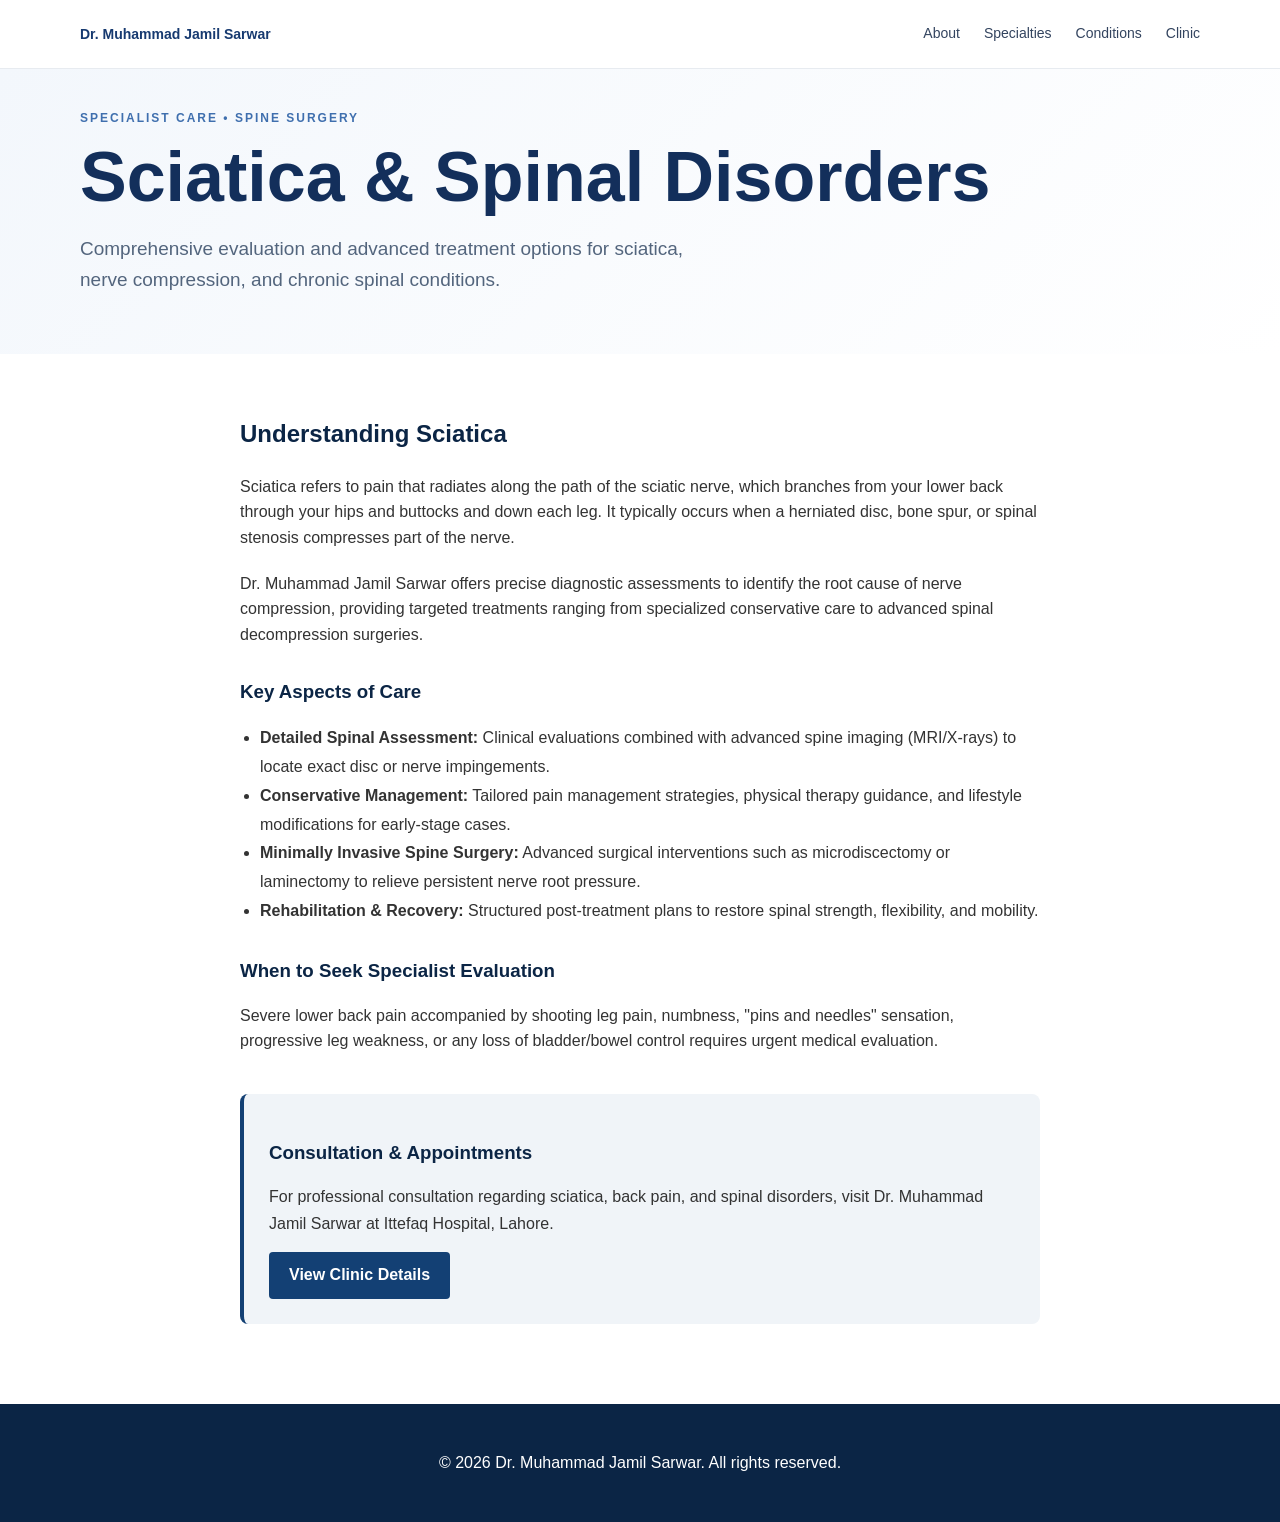
<file: sciatica.html>
<!DOCTYPE html>
<html lang="en">
<head>
    <meta charset="utf-8">
    <meta name="viewport" content="width=device-width, initial-scale=1">
    <title>Sciatica & Spinal Care - Dr. Muhammad Jamil Sarwar</title>
    <meta name="description" content="Expert diagnosis and advanced surgical or non-surgical treatment for sciatica, herniated discs, and back pain by Dr. Muhammad Jamil Sarwar in Lahore.">
    <link rel="stylesheet" href="styles.css">
</head>
<body>
    <header class="topbar">
        <div class="container nav">
            <div class="brand"><a href="index.html" style="text-decoration: none; color: inherit;">Dr. Muhammad Jamil Sarwar</a></div>
            <nav>
                <a href="index.html#about">About</a>
                <a href="index.html#specialties">Specialties</a>
                <a href="index.html#conditions">Conditions</a>
                <a href="index.html#clinic">Clinic</a>
            </nav>
        </div>
    </header>

    <main>
        <section class="hero" style="padding: 40px 0;">
            <div class="container">
                <p class="eyebrow">SPECIALIST CARE • SPINE SURGERY</p>
                <h1>Sciatica & Spinal Disorders</h1>
                <p class="lead">Comprehensive evaluation and advanced treatment options for sciatica, nerve compression, and chronic spinal conditions.</p>
            </div>
        </section>

        <section style="padding: 40px 0;">
            <div class="container" style="max-width: 800px;">
                <h2 style="color: #0b2545; margin-bottom: 20px;">Understanding Sciatica</h2>
                <p style="margin-bottom: 20px; line-height: 1.6; color: #333;">Sciatica refers to pain that radiates along the path of the sciatic nerve, which branches from your lower back through your hips and buttocks and down each leg. It typically occurs when a herniated disc, bone spur, or spinal stenosis compresses part of the nerve.</p>
                <p style="margin-bottom: 30px; line-height: 1.6; color: #333;">Dr. Muhammad Jamil Sarwar offers precise diagnostic assessments to identify the root cause of nerve compression, providing targeted treatments ranging from specialized conservative care to advanced spinal decompression surgeries.</p>

                <h3 style="color: #0b2545; margin-top: 30px; margin-bottom: 15px;">Key Aspects of Care</h3>
                <ul style="line-height: 1.8; color: #333; margin-bottom: 30px; padding-left: 20px;">
                    <li><strong>Detailed Spinal Assessment:</strong> Clinical evaluations combined with advanced spine imaging (MRI/X-rays) to locate exact disc or nerve impingements.</li>
                    <li><strong>Conservative Management:</strong> Tailored pain management strategies, physical therapy guidance, and lifestyle modifications for early-stage cases.</li>
                    <li><strong>Minimally Invasive Spine Surgery:</strong> Advanced surgical interventions such as microdiscectomy or laminectomy to relieve persistent nerve root pressure.</li>
                    <li><strong>Rehabilitation & Recovery:</strong> Structured post-treatment plans to restore spinal strength, flexibility, and mobility.</li>
                </ul>

                <h3 style="color: #0b2545; margin-top: 30px; margin-bottom: 15px;">When to Seek Specialist Evaluation</h3>
                <p style="margin-bottom: 30px; line-height: 1.6; color: #333;">Severe lower back pain accompanied by shooting leg pain, numbness, "pins and needles" sensation, progressive leg weakness, or any loss of bladder/bowel control requires urgent medical evaluation.</p>

                <div style="background-color: #f0f4f8; padding: 25px; border-radius: 8px; border-left: 4px solid #134074; margin-top: 40px;">
                    <h3 style="color: #0b2545; margin-bottom: 10px;">Consultation & Appointments</h3>
                    <p style="margin-bottom: 15px; color: #333;">For professional consultation regarding sciatica, back pain, and spinal disorders, visit Dr. Muhammad Jamil Sarwar at Ittefaq Hospital, Lahore.</p>
                    <a href="index.html#clinic" class="btn primary" style="display: inline-block; background-color: #134074; color: white; padding: 10px 20px; text-decoration: none; border-radius: 4px;">View Clinic Details</a>
                </div>
            </div>
        </section>
    </main>

    <footer style="background-color: #0b2545; color: white; padding: 30px 0; text-align: center; margin-top: 40px;">
        <div class="container">
            <p>&copy; 2026 Dr. Muhammad Jamil Sarwar. All rights reserved.</p>
        </div>
    </footer>
</body>
</html>
</file>
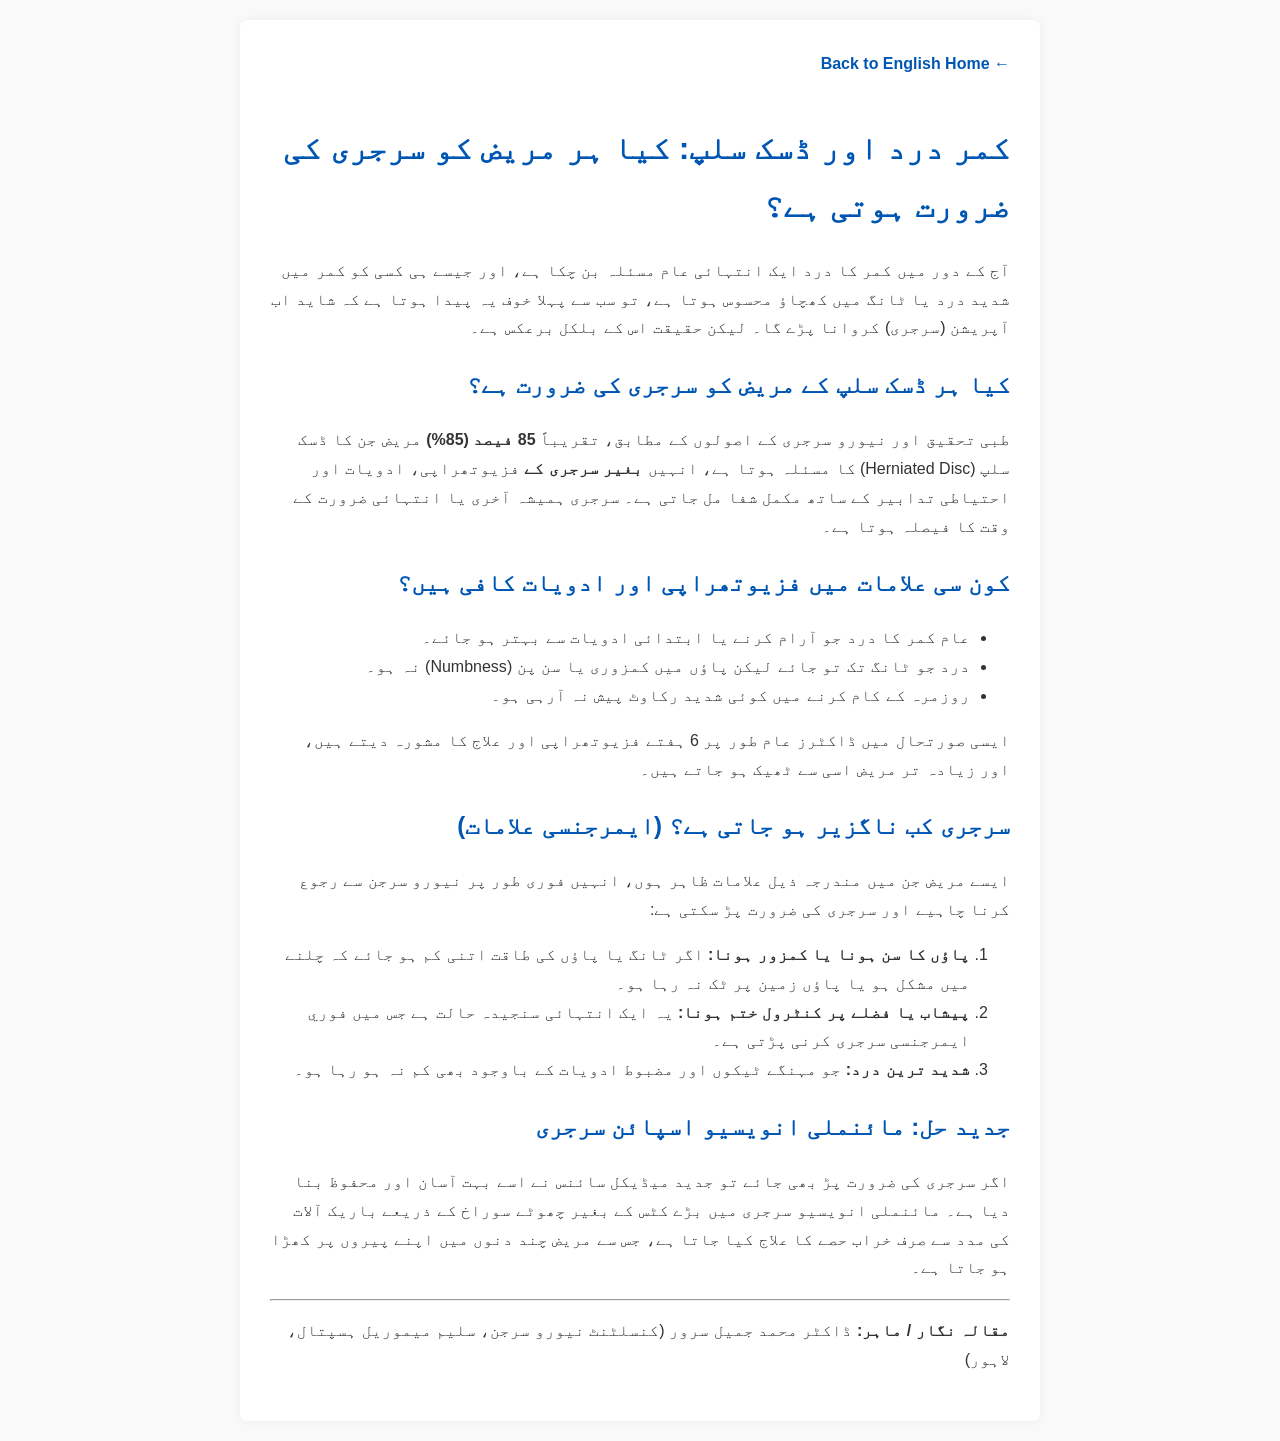
<file: urdu.html>
<!DOCTYPE html>
<html lang="ur" dir="rtl">
<head>
    <meta charset="UTF-8">
    <meta name="viewport" content="width=device-width, initial-scale=1.0">
    <title>کمر درد اور ڈسک سلپ - ڈاکٹر محمد جمیل سرور</title>
    <style>
        body { font-family: 'Jameel Noori Nastaleeq', Arial, sans-serif; line-height: 1.8; background-color: #f9f9f9; color: #333; padding: 20px; max-width: 800px; margin: auto; }
        h1, h2 { color: #0056b3; }
        .container { background: #fff; padding: 30px; border-radius: 8px; box-shadow: 0 0 10px rgba(0,0,0,0.05); }
        .nav-link { display: inline-block; margin-bottom: 20px; color: #0056b3; text-decoration: none; font-weight: bold; }
        .nav-link:hover { text-decoration: underline; }
    </style>
</head>
<body>
    <div class="container">
        <a href="index.html" class="nav-link">&larr; Back to English Home</a>
        
        <h1>کمر درد اور ڈسک سلپ: کیا ہر مریض کو سرجری کی ضرورت ہوتی ہے؟</h1>
        <p>آج کے دور میں کمر کا درد ایک انتہائی عام مسئلہ بن چکا ہے، اور جیسے ہی کسی کو کمر میں شدید درد یا ٹانگ میں کھچاؤ محسوس ہوتا ہے، تو سب سے پہلا خوف یہ پیدا ہوتا ہے کہ شاید اب آپریشن (سرجری) کروانا پڑے گا۔ لیکن حقیقت اس کے بلکل برعکس ہے۔</p>

        <h2>کیا ہر ڈسک سلپ کے مریض کو سرجری کی ضرورت ہے؟</h2>
        <p>طبی تحقیق اور نیورو سرجری کے اصولوں کے مطابق، تقریباً <strong>85 فیصد (85%)</strong> مریض جن کا ڈسک سلپ (Herniated Disc) کا مسئلہ ہوتا ہے، انہیں <strong>بغیر سرجری کے</strong> فزیوتھراپی، ادویات اور احتیاطی تدابیر کے ساتھ مکمل شفا مل جاتی ہے۔ سرجری ہمیشہ آخری یا انتہائی ضرورت کے وقت کا فیصلہ ہوتا ہے۔</p>

        <h2>کون سی علامات میں فزیوتھراپی اور ادویات کافی ہیں؟</h2>
        <ul>
            <li>عام کمر کا درد جو آرام کرنے یا ابتدائی ادویات سے بہتر ہو جائے۔</li>
            <li>درد جو ٹانگ تک تو جائے لیکن پاؤں میں کمزوری یا سن پن (Numbness) نہ ہو۔</li>
            <li>روزمرہ کے کام کرنے میں کوئی شدید رکاوٹ پیش نہ آرہی ہو۔</li>
        </ul>
        <p>ایسی صورتحال میں ڈاکٹرز عام طور پر 6 ہفتے فزیوتھراپی اور علاج کا مشورہ دیتے ہیں، اور زیادہ تر مریض اسی سے ٹھیک ہو جاتے ہیں۔</p>

        <h2>سرجری کب ناگزیر ہو جاتی ہے؟ (ایمرجنسی علامات)</h2>
        <p>ایسے مریض جن میں مندرجہ ذیل علامات ظاہر ہوں، انہیں فوری طور پر نیورو سرجن سے رجوع کرنا چاہیے اور سرجری کی ضرورت پڑ سکتی ہے:</p>
        <ol>
            <li><strong>پاؤں کا سن ہونا یا کمزور ہونا:</strong> اگر ٹانگ یا پاؤں کی طاقت اتنی کم ہو جائے کہ چلنے میں مشکل ہو یا پاؤں زمین پر ٹک نہ رہا ہو۔</li>
            <li><strong>پیشاب یا فضلے پر کنٹرول ختم ہونا:</strong> یہ ایک انتہائی سنجیدہ حالت ہے جس میں فوري ایمرجنسی سرجری کرنی پڑتی ہے۔</li>
            <li><strong>شدید ترین درد:</strong> جو مہنگے ٹیکوں اور مضبوط ادویات کے باوجود بھی کم نہ ہو رہا ہو۔</li>
        </ol>

        <h2>جدید حل: مائنملی انویسیو اسپائن سرجری</h2>
        <p>اگر سرجری کی ضرورت پڑ بھی جائے تو جدید میڈیکل سائنس نے اسے بہت آسان اور محفوظ بنا دیا ہے۔ مائنملی انویسیو سرجری میں بڑے کٹس کے بغیر چھوٹے سوراخ کے ذریعے باریک آلات کی مدد سے صرف خراب حصے کا علاج کیا جاتا ہے، جس سے مریض چند دنوں میں اپنے پیروں پر کھڑا ہو جاتا ہے۔</p>
        
        <hr>
        <p><strong>مقالہ نگار / ماہر:</strong> ڈاکٹر محمد جمیل سرور (کنسلٹنٹ نیورو سرجن، سلیم میموریل ہسپتال، لاہور)</p>
    </div>
</body>
</html>
</file>
<file: styles.css>
*{box-sizing:border-box}html{scroll-behavior:smooth}body{margin:0;font-family:Arial,Helvetica,sans-serif;color:#15233b;background:#fff;line-height:1.65}.container{width:min(1120px,92%);margin:auto}.narrow{max-width:850px}.topbar{position:sticky;top:0;z-index:10;background:rgba(255,255,255,.96);border-bottom:1px solid #e7ebf0}.nav{display:flex;align-items:center;justify-content:space-between;min-height:68px}.brand{font-weight:800;color:#173a70}.nav nav{display:flex;gap:24px}.nav a{color:#33445f;text-decoration:none;font-size:14px}.hero{background:linear-gradient(135deg,#f3f7fc,#fff);padding:70px 0}.hero-grid{display:grid;grid-template-columns:1.2fr .8fr;gap:60px;align-items:center}.eyebrow{font-size:12px;letter-spacing:2px;font-weight:800;color:#3f6fae;margin:0 0 12px}.hero h1{font-size:clamp(42px,6vw,70px);line-height:1.04;margin:0 0 14px;color:#132f5b}.credentials{font-size:20px;font-weight:700;margin:0 0 18px}.lead{font-size:19px;max-width:650px;color:#53657d}.buttons{display:flex;gap:12px;flex-wrap:wrap;margin-top:28px}.btn{display:inline-block;padding:13px 22px;border-radius:8px;text-decoration:none;font-weight:700}.primary{background:#173f78;color:#fff}.secondary{border:1px solid #b8c6d8;color:#173f78;background:#fff}.doctor-card{background:#fff;border-radius:18px;padding:12px;box-shadow:0 18px 50px rgba(25,52,88,.15)}.doctor-card img{width:100%;display:block;border-radius:12px}.card-caption{text-align:center;font-weight:700;padding:12px}.section{padding:78px 0}.alt{background:#f6f9fc}.section h2{font-size:38px;line-height:1.15;margin:0 0 22px;color:#163762}.section p{font-size:17px;color:#52647b}.info-box{margin-top:30px;padding:20px;border-left:4px solid #3f6fae;background:#f4f7fb;display:flex;flex-direction:column;gap:5px}.cards{display:grid;grid-template-columns:repeat(3,1fr);gap:20px;margin-top:32px}.cards article{background:#fff;border:1px solid #e1e7ee;border-radius:14px;padding:28px}.cards h3{margin:0 0 8px;color:#173f78}.condition-grid{display:grid;grid-template-columns:repeat(4,1fr);gap:12px;margin-top:28px}.condition-grid span{padding:15px;background:#f5f8fc;border:1px solid #e0e7ef;border-radius:9px;font-weight:600;color:#294260}.disclaimer{font-size:13px!important;margin-top:30px;color:#718097!important}.clinic{background:#edf4fb}.clinic-grid{display:grid;grid-template-columns:1fr 1fr;gap:35px;align-items:stretch}.clinic-detail{padding:16px 0;border-bottom:1px solid #cbd8e6;display:flex;justify-content:space-between;gap:20px}.appointment{background:#fff;padding:32px;border-radius:15px;box-shadow:0 10px 30px rgba(25,52,88,.08)}.appointment h3{font-size:26px;margin-top:0}.wide{width:100%;text-align:center}footer{background:#102b50;color:#fff;padding:28px 0}.footer-grid{display:flex;justify-content:space-between;gap:30px;font-size:14px}footer strong{font-size:16px}@media(max-width:800px){.nav nav{display:none}.hero-grid,.clinic-grid{grid-template-columns:1fr}.hero{padding:45px 0}.doctor-card{max-width:520px;margin:auto}.cards{grid-template-columns:1fr}.condition-grid{grid-template-columns:repeat(2,1fr)}.footer-grid{flex-direction:column}.section{padding:55px 0}}@media(max-width:450px){.condition-grid{grid-template-columns:1fr}.hero h1{font-size:44px}.clinic-detail{flex-direction:column;gap:0}}  .social-links {
  text-align: center;
  margin-top: 30px;
  padding-top: 20px;
}

.social-links p {
  font-weight: 600;
  margin-bottom: 15px;
}

.social-links a {
  display: inline-block;
  margin: 6px;
  padding: 10px 16px;
  border-radius: 8px;
  text-decoration: none;
  font-weight: 600;
  background: #ffffff;
  border: 1px solid #d9d9d9;
  color: #222222;
  transition: 0.2s ease;
}

.social-links a:hover {
  transform: translateY(-2px);
  box-shadow: 0 4px 10px rgba(0,0,0,0.12);
}
</file>
